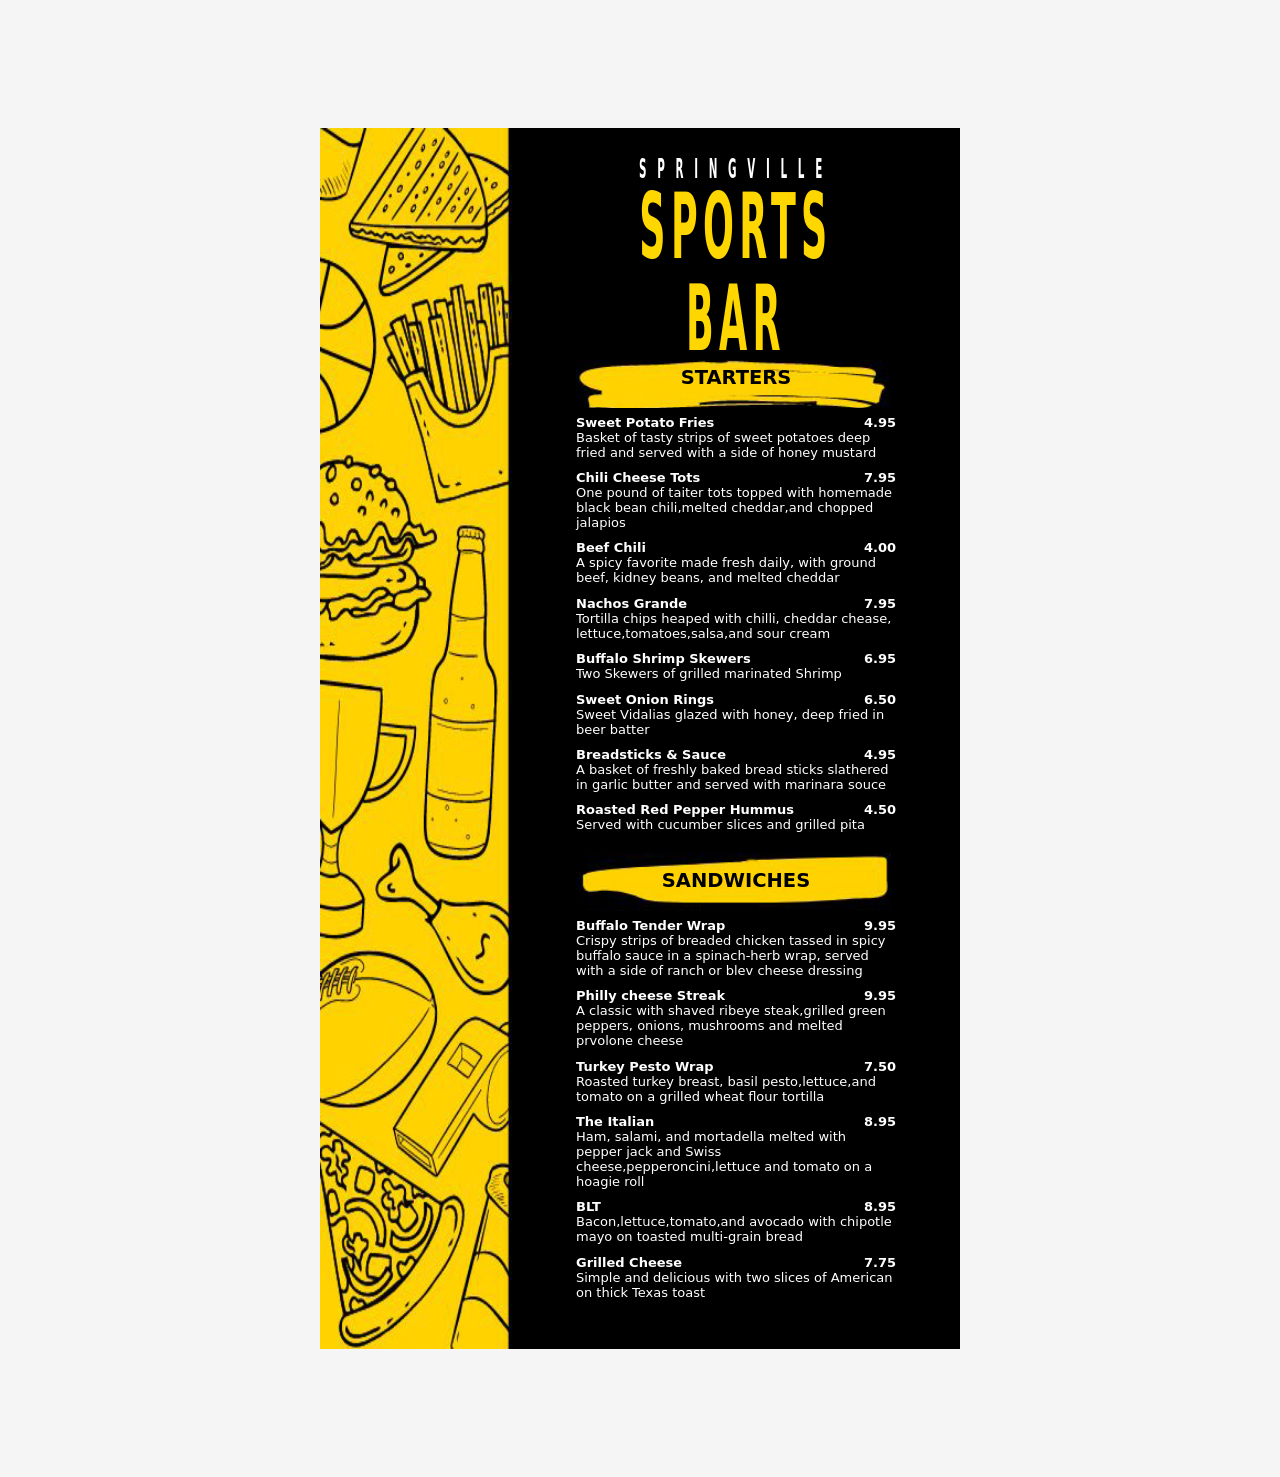
<file: index.html>
<!DOCTYPE html>
<html lang="en">

<head>
    <meta charset="UTF-8">
    <link rel="stylesheet" href="style.css" />
    <title>SpringVille Menu</title>
</head>

<body>

    <div class="container">



        <div class="image">

            <div class="text">


                <header class="header">
                    <div class="word1">SPRINGVILLE</div>
                    <div class="word2">SPORTS BAR</div>

                </header>

                <section>
                    <h1 class="title">STARTERS</h1>

                    <div class="orders">


                        <h3>Sweet Potato Fries </h3>
                        <h3 class="price"> 4.95</h3>
                        <p>Basket of tasty strips of sweet potatoes deep fried and served with a side of honey mustard
                        </p>

                        <h3>Chili Cheese Tots</h3>
                        <h3 class="price"> 7.95</h3>
                        <p>One pound of taiter tots topped with homemade black bean chili,melted cheddar,and chopped
                            jalapios
                        </p>

                        <h3>Beef Chili </h3>
                        <h3 class="price">4.00</h3>
                        <p>A spicy favorite made fresh daily, with ground beef, kidney beans, and melted cheddar</p>

                        <h3>Nachos Grande</h3>
                        <h3 class="price">7.95</h3>
                        <p>Tortilla chips heaped with chilli, cheddar chease, lettuce,tomatoes,salsa,and sour cream</p>

                        <h3>Buffalo Shrimp Skewers</h3>
                        <h3 class="price">6.95</h3>
                        <p>Two Skewers of grilled marinated Shrimp</p> <br>

                        <h3>Sweet Onion Rings</h3>
                        <h3 class="price">6.50</h3>
                        <p>Sweet Vidalias glazed with honey, deep fried in beer batter</p>

                        <h3>Breadsticks & Sauce</h3>
                        <h3 class="price">4.95</h3>
                        <p>A basket of freshly baked bread sticks slathered in garlic butter and served with marinara
                            souce
                        </p>

                        <h3>Roasted Red Pepper Hummus</h3>
                        <h3 class="price">4.50</h3>
                        <p>Served with cucumber slices and grilled pita</p>

                    </div>



                </section>

                <section>

                    <h1 class="title2 title">SANDWICHES</h1>

                    <div class="orders">

                        <h3>Buffalo Tender Wrap </h3>
                        <h3 class="price">9.95</h3>
                        <p>Crispy strips of breaded chicken tassed in spicy buffalo sauce in a spinach-herb wrap, served
                            with a side of ranch or blev cheese dressing</p>

                        <h3>Philly cheese Streak </h3>
                        <h3 class="price">9.95</h3>
                        <p>A classic with shaved ribeye steak,grilled green peppers, onions, mushrooms and melted
                            prvolone
                            cheese</p>

                        <h3>Turkey Pesto Wrap</h3>
                        <h3 class="price">7.50</h3>
                        <p>Roasted turkey breast, basil pesto,lettuce,and tomato on a grilled wheat flour tortilla</p>

                        <h3>The Italian</h3>
                        <h3 class="price">8.95</h3>
                        <p>Ham, salami, and mortadella melted with pepper jack and Swiss cheese,pepperoncini,lettuce and
                            tomato on a hoagie roll</p>

                        <h3>BLT</h3>
                        <h3 class="price">8.95</h3>
                        <p>Bacon,lettuce,tomato,and avocado with chipotle mayo on toasted multi-grain bread</p>

                        <h3>Grilled Cheese</h3>
                        <h3 class="price">7.75</h3>
                        <p>Simple and delicious with two slices of American on thick Texas toast</p>

                    </div>
                </section>
            </div>
        </div>
    </div>

</body>

</html>
</file>
<file: style.css>
* {
  font-family: system-ui, -apple-system, BlinkMacSystemFont, "Segoe UI", Roboto,
    Oxygen, Ubuntu, Cantarell, "Open Sans", "Helvetica Neue", sans-serif;
  margin: 0;
  padding: 0;
  font-size: small;
  box-sizing: border-box;
  scroll-behavior: smooth;
  color: white;
}

body {
  background-color: whitesmoke;
}

.container {
  margin: 10% 25%;
}

.image {
  background: url("images/menu.jpg") black no-repeat;

  background-size: 30% 100%;
  height: max-content;
}

.text {
  margin-left: 40%;
  margin-right: 10%;
  padding-top: 15%;
  padding-bottom: 5%;
}

.header {
  text-align: center;
  width: 100%;
  transform: scale(0.8, 2);
}

.word1 {
  line-height: 1;
  letter-spacing: 10pt;
  font-weight: 800;
}

.word2 {
  letter-spacing: 5pt;
  line-height: 1;
  font-size: 3.5em;
  padding: 0;
  padding-bottom: 0.7em;
  text-overflow: ellipsis;
  font-weight: 700;
  color: gold;
  font-family: system-ui, -apple-system, BlinkMacSystemFont, "Segoe UI", Roboto,
    Oxygen, Ubuntu, Cantarell, "Open Sans", "Helvetica Neue", sans-serif;
}

.title {
  background: url("images/menu1.jpg") no-repeat black;
  background-position: 50%;
  background-size: cover;
  padding: 1em;
  padding-top: 0.3em;
  color: black;
  text-align: center;
  font-size: 1.5em;
  font-weight: 800;
}

.title2 {
  background: url("images/menu2.jpg") no-repeat black;
  background-position: 50%;
  background-size: cover;
  padding: 1em;
}

.orders {
  padding-top: 0.5em;
  padding-bottom: 0.5em;
}

h3 {
  float: left;
}
.price {
  float: right;
  text-align: end;
}

p {
  padding-bottom: 0.8em;
  font-weight: 200;
  display: inline-block;
}
</file>
